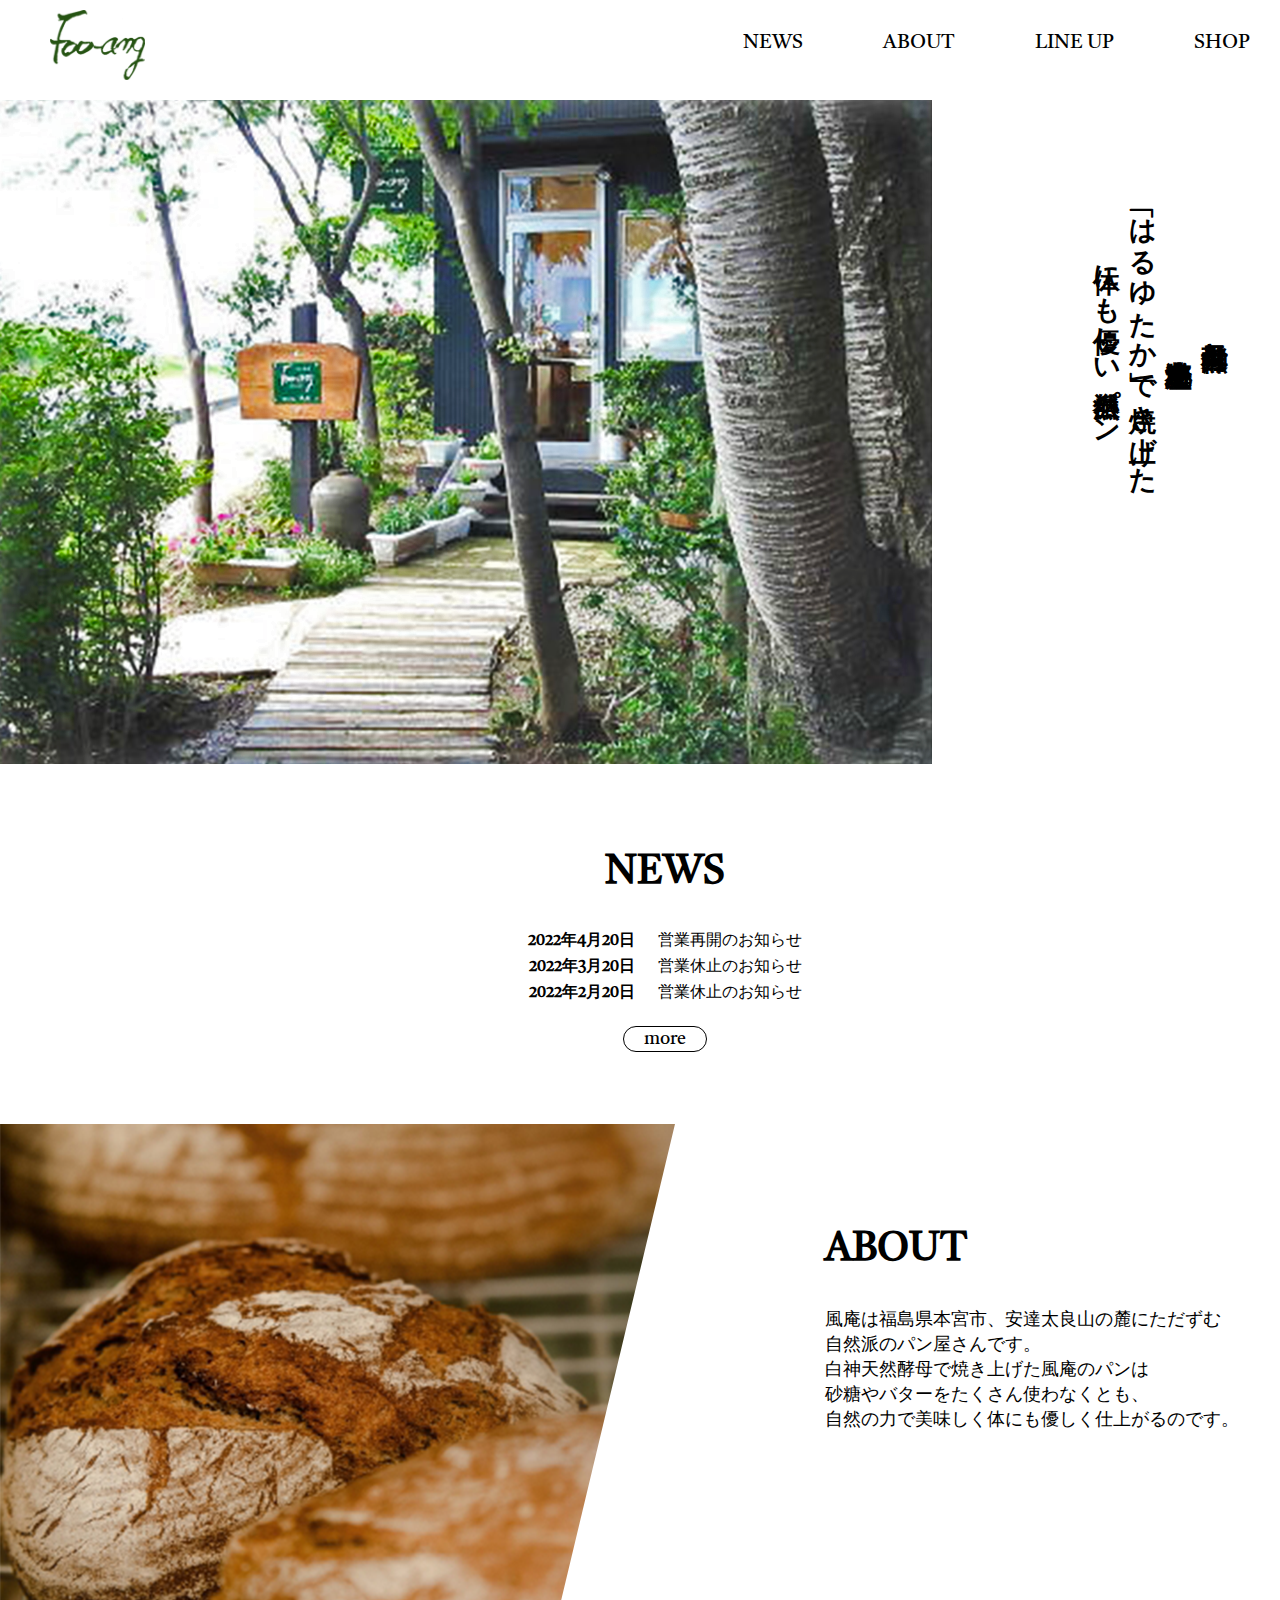
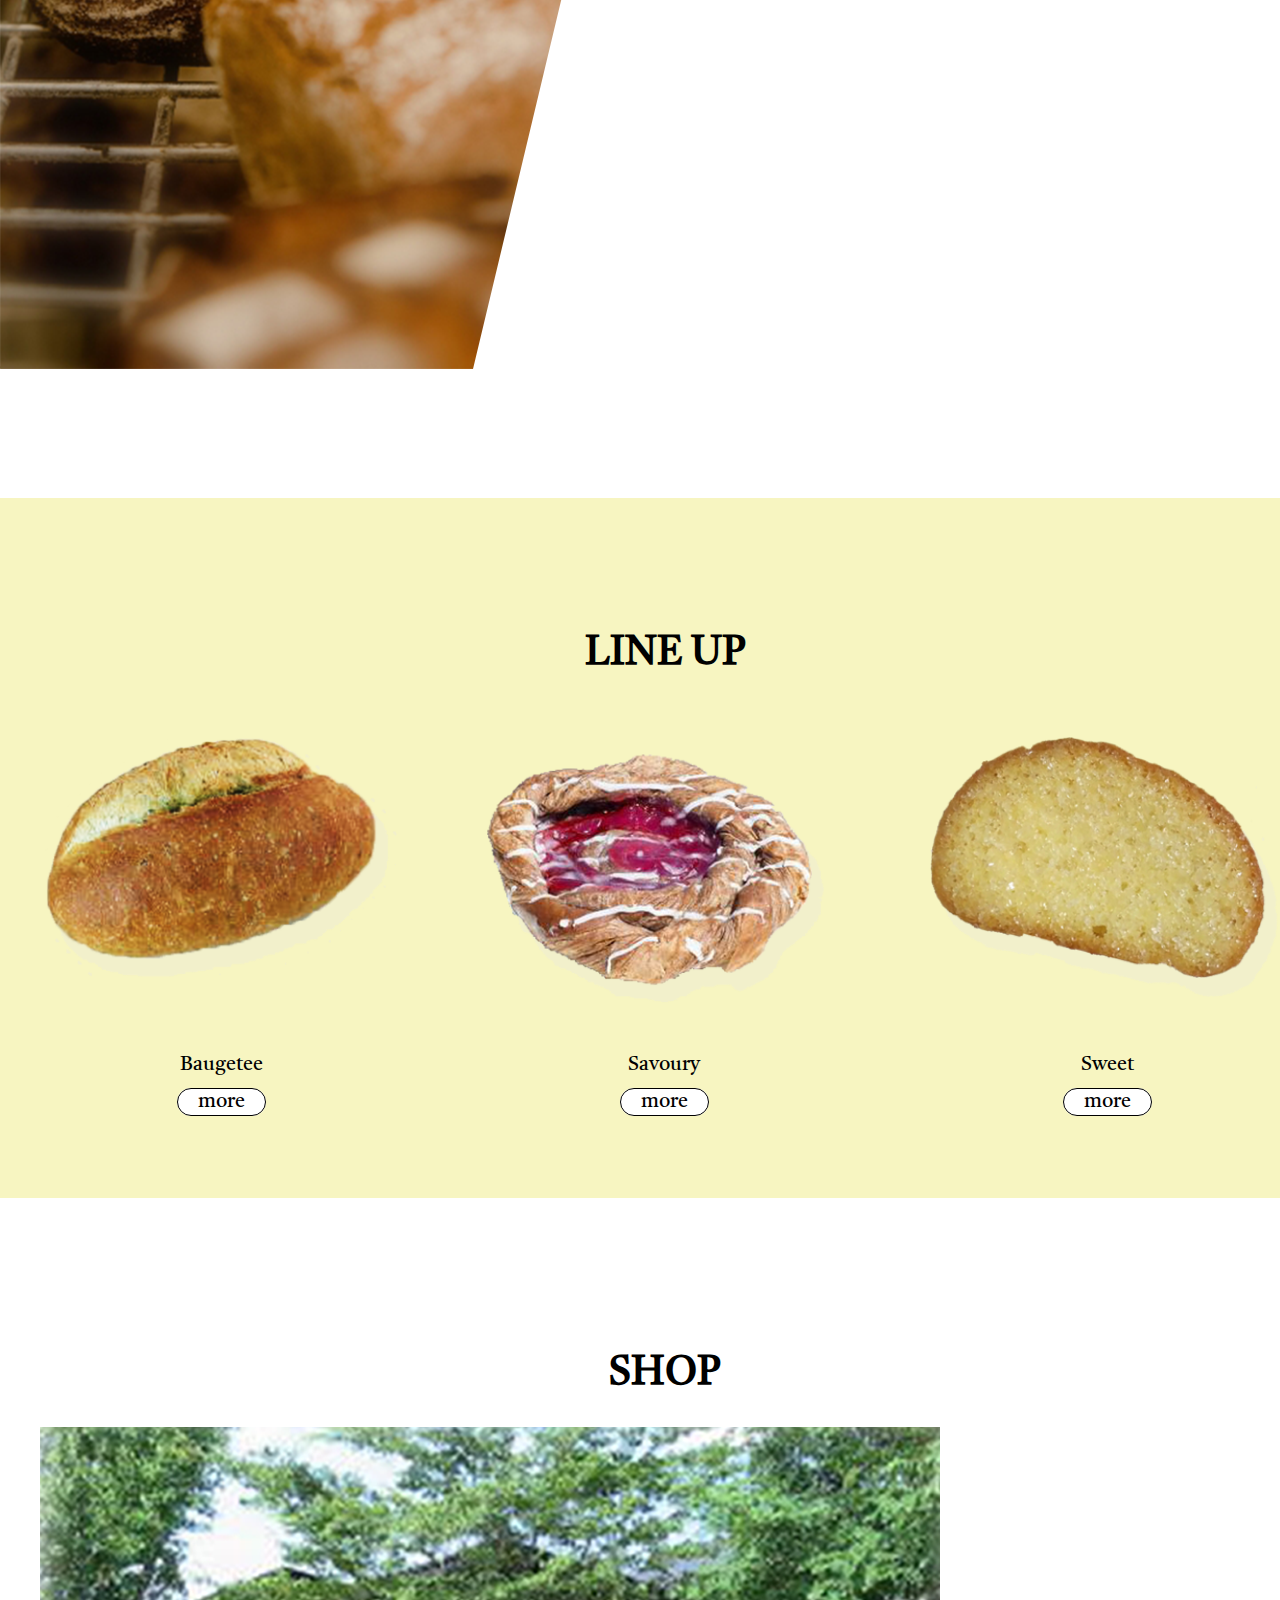
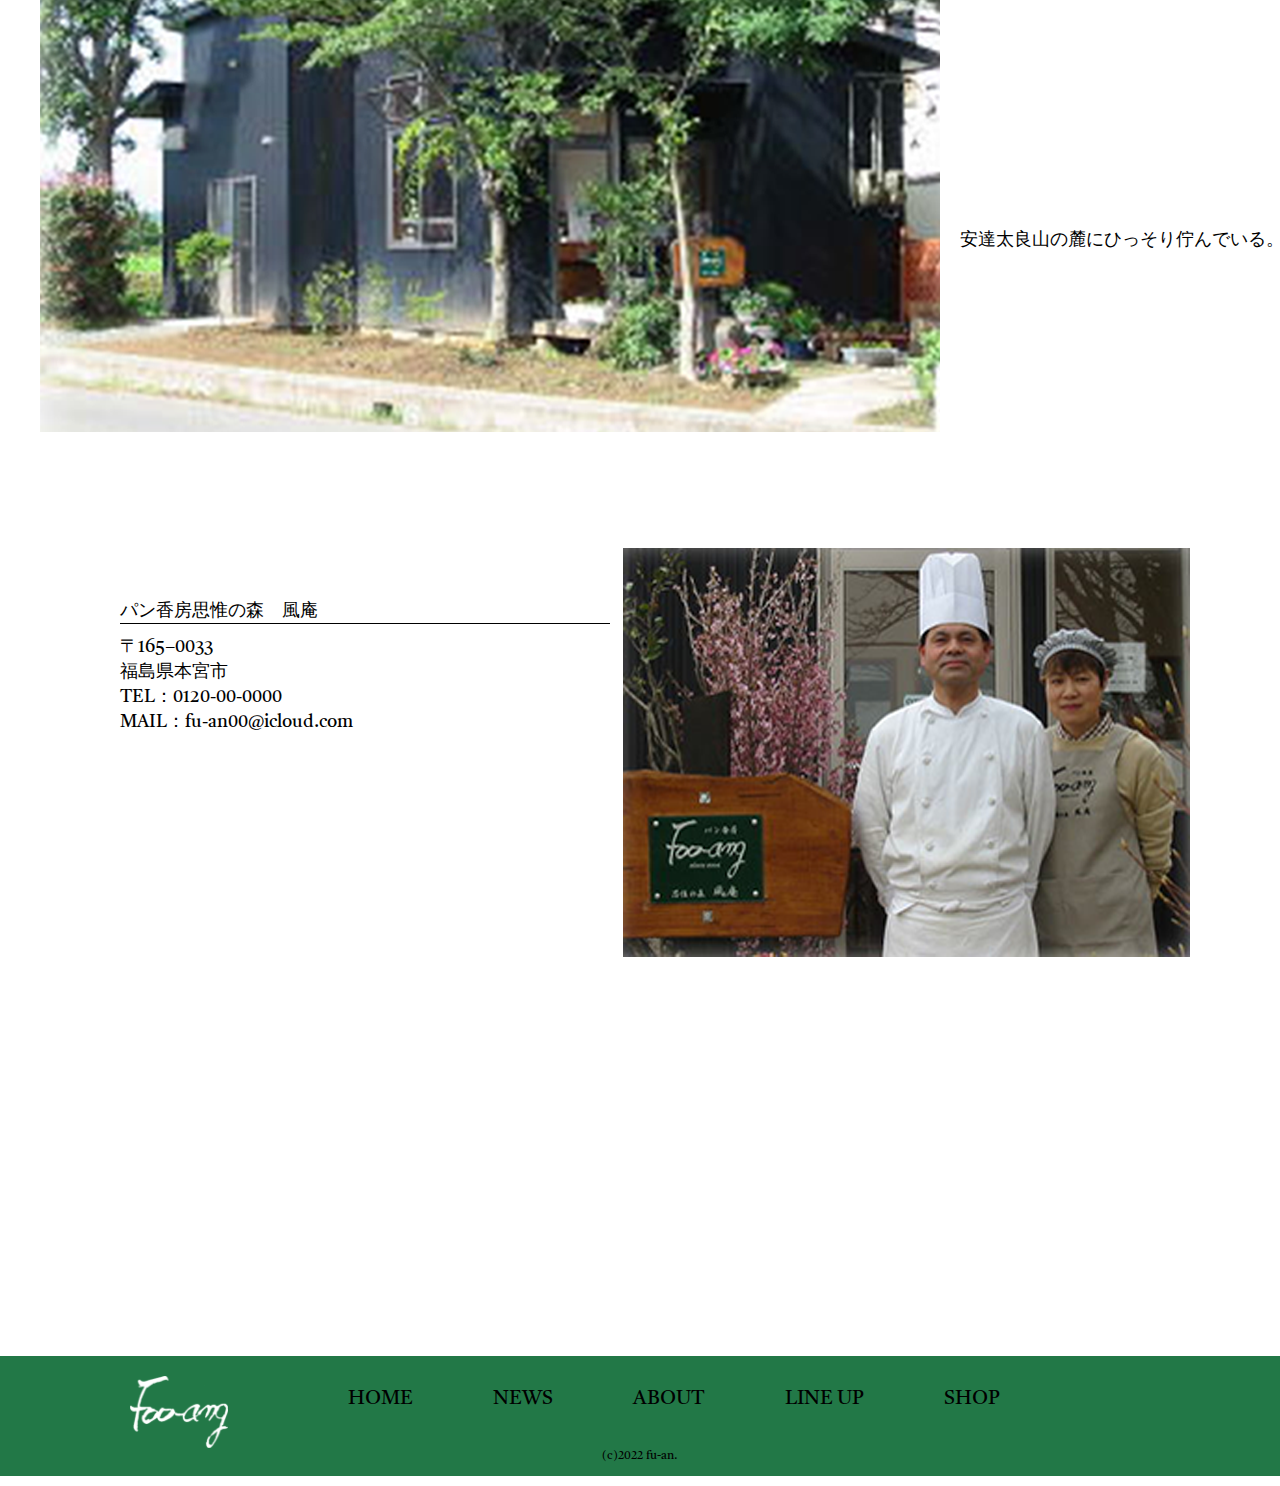
<file: docs/index.html>
<!doctype html>
<html>
<head>
<meta charset="UTF-8">
<title>風庵</title>
	<link rel="preconnect" href="https://fonts.googleapis.com">
	<link rel="preconnect" href="https://fonts.gstatic.com" crossorigin>
	<link href="https://fonts.googleapis.com/css2?family=Tiro+Devanagari+Sanskrit&display=swap" rel="stylesheet">
	
	<link href="css/style.css" rel="stylesheet">
</head>

<body>
	<header>
		<a href="index.html"><img src="images/header_logo.png" alt="風庵のロゴ" id="top_logo"></a>
		<nav>
		<ul class="global-nav">
			<li><a href="news.html">NEWS</a></li>
			<li><a href="index.html#about">ABOUT</a></li>
			<li><a href="lineup.html">LINE UP</a></li>
			<li><a href="index.html#shop">SHOP</a></li>
		</ul>
		</nav>
	</header>
	
    <div class="content">
		<div id="top">
		<img src="images/fuan_top.png" alt="トップページ画像" class="top_img">
		<h2 class="top_text">白神天然酵母と<br>北海道産小麦粉<br>「はるゆたか」で焼き上げた<br>体にも優しい自然派パン</h2>
		</div>
		
		<!--news始まり-->
		<article id="news">
			<h1 class="label_text">NEWS</h1>
			<table>
			<tr><th>2022年4月20日</th><td>営業再開のお知らせ</td></tr>
			<tr><th>2022年3月20日</th><td>営業休止のお知らせ</td></tr>
			<tr><th>2022年2月20日</th><td>営業休止のお知らせ</td></tr>
			</table>
			<p class="more">more</p>
		</article>
		
	  <!--about 始まり-->
	  <figcaption id="about" clearfix>
			<img src="images/about.png" alt="aboutの画像">
			<h1 class="label_text">ABOUT</h1>
			<p>風庵は福島県本宮市、安達太良山の麓にただずむ<br>
				自然派のパン屋さんです。<br>
				白神天然酵母で焼き上げた風庵のパンは<br>
				砂糖やバターをたくさん使わなくとも、<br>
				自然の力で美味しく体にも優しく仕上がるのです。</p>
		</figcaption>
		
		<!--lineup 始まり-->
		<section id="lineup" clearfix>
		<h1 class="label_text">LINE UP</h1>
			
	    <figure class="card bred">
	    <a href="lineup.html#bauget"><img src="images/bred.png" alt="" class="lineup_img"></a>
			<figcaption class="bred_fg">
				<p class="bred_p">Baugetee</p>
				<a href="lineup.html#bauget"><p class="more">more</p></a>
			</figcaption>
	    </figure>
		
		<figure class="card denish">
	    <a href="lineup.html#savoury"><img src="images/denish.png" alt="" class="lineup_img"></a>
			<figcaption class="denish_fg">
				<p>Savoury</p>
				<a href="lineup.html#savoury"><p class="more">more</p></a>
			</figcaption>
	    </figure>
		
		 <figure class="card rask">
			 <a href="lineup.html#sweet"><img src="images/rask.png" alt="" class="lineup_img"></a>
			<figcaption class="rask_fg">
				<p>Sweet</p>
				<a href="lineup.html#sweet"><p class="more">more</p></a>
			</figcaption>
	    </figure>
    </section>
		
		<!--shop始まり-->
		<section id="shop" clearfix>
		<h1 class="label_text">SHOP</h1>
			<!--店舗始まり-->
			<figure class="tenpo">
				<img src="images/shop.png" alt="店舗の写真">
				<p>安達太良山の麓にひっそり佇んでいる。</p>
			</figure>
			
			<!--基本情報始まり-->
			<figure class="shopinfo clearfix">
				<figcaption class="shopinfo_text">
				<p class="shopinfo_one">パン香房思惟の森　風庵</p>
				<p>〒165−0033<br>福島県本宮市<br>TEL：0120-00-0000<br>MAIL：fu-an00@icloud.com</p>
				</figcaption>
				<img src="images/staff.png" alt="オーナーの写真">
			</figure>
			
			<!--MAP始まり-->
			<div class="map">
				<iframe src="https://www.google.com/maps/embed?pb=!1m16!1m12!1m3!1d5869.944134646244!2d140.38973901963496!3d37.51264213478651!2m3!1f0!2f0!3f0!3m2!1i1024!2i768!4f13.1!2m1!1z6aKo5bq1!5e0!3m2!1sja!2sjp!4v1653919511375!5m2!1sja!2sjp" width="600" height="300" style="border:0;" allowfullscreen="" loading="lazy" referrerpolicy="no-referrer-when-downgrade"></iframe>
			</div>
		</section>
		
	</div><!--コンテンツおわり-->
	
　　<footer>
	  <a href="#top_logo"><img src="images/footer_logo.png" alt="フッターのロゴ"></a>
	  <nav>
		<ul class="global-nav_f">
			<li><a href="#top">HOME</a></li>
			<li><a href="#news">NEWS</a></li>
			<li><a href="#about">ABOUT</a></li>
			<li><a href="#lineup">LINE UP</a></li>
			<li><a href="#shop">SHOP</a></li>
		</ul>
		</nav>
	<small>(c)2022 fu-an.</small>
　　</footer>
	<script src="test.js"></script>
</body>
</html>
</file>
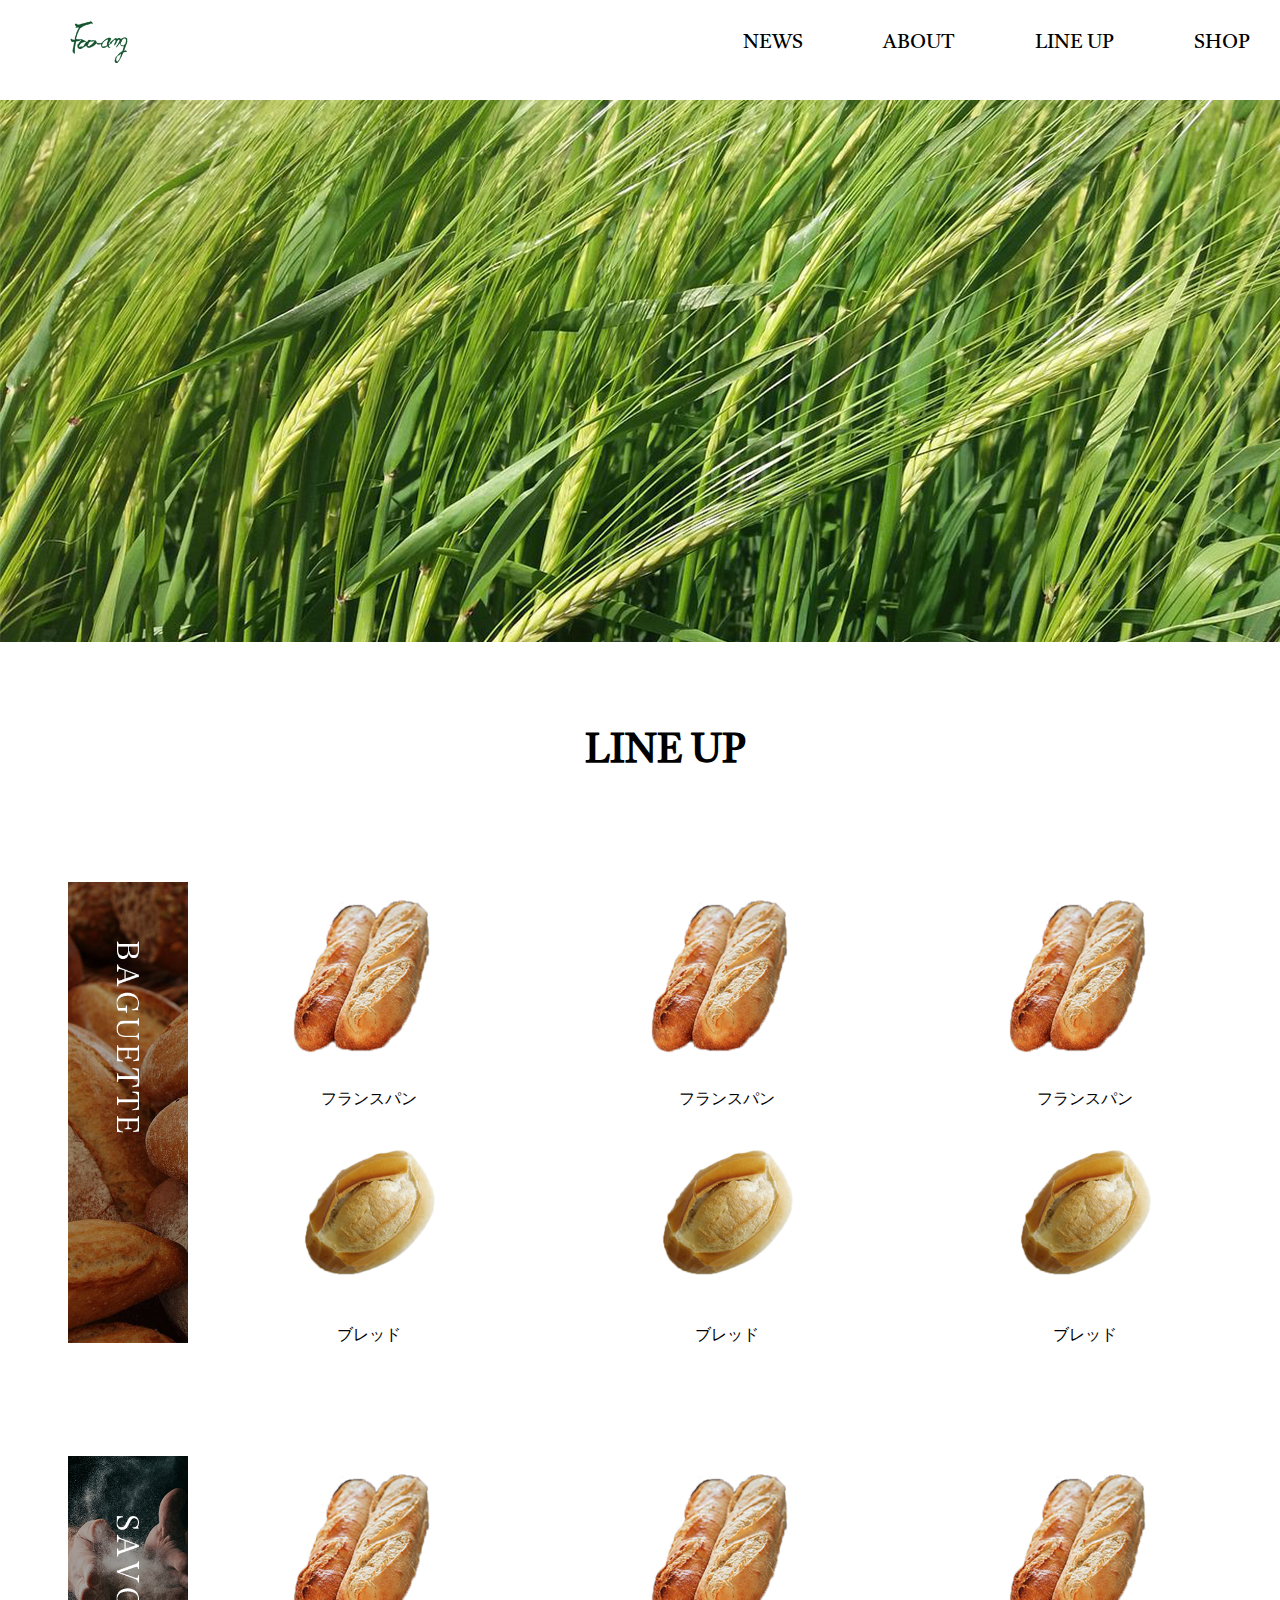
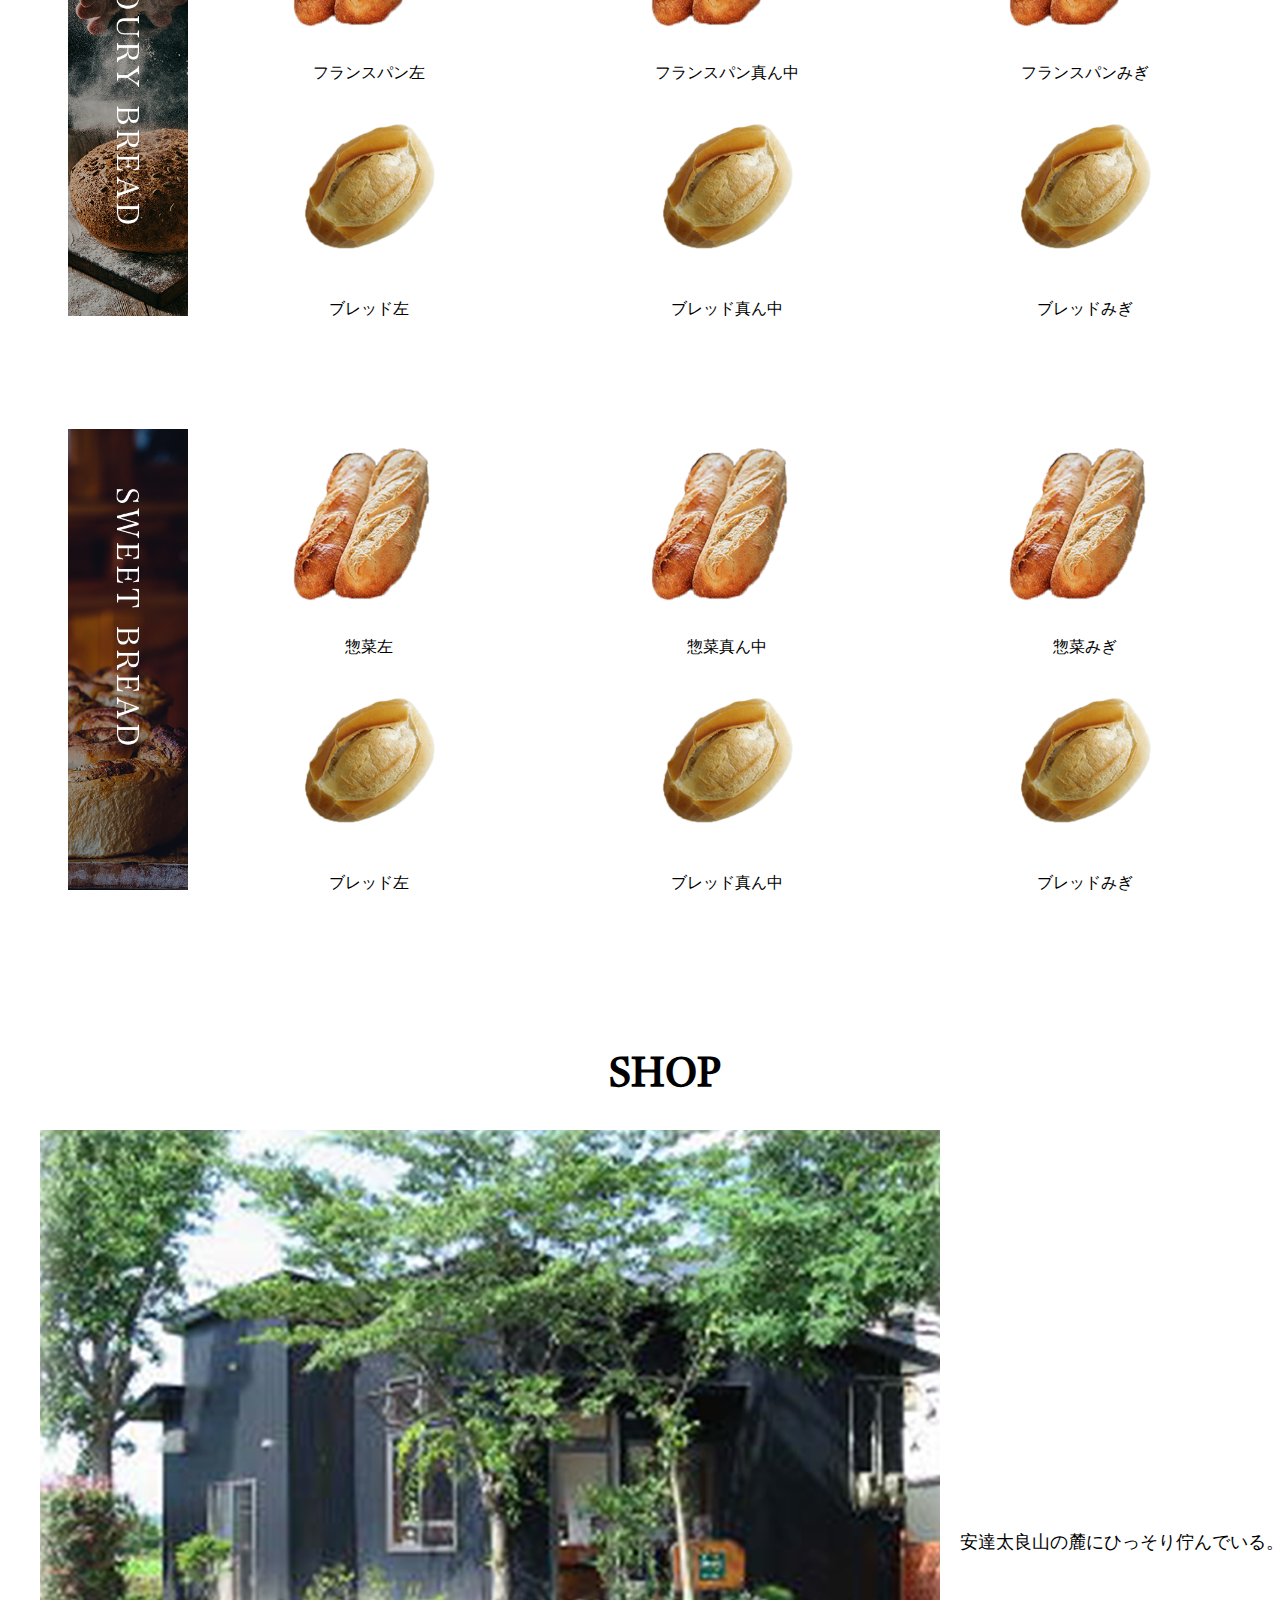
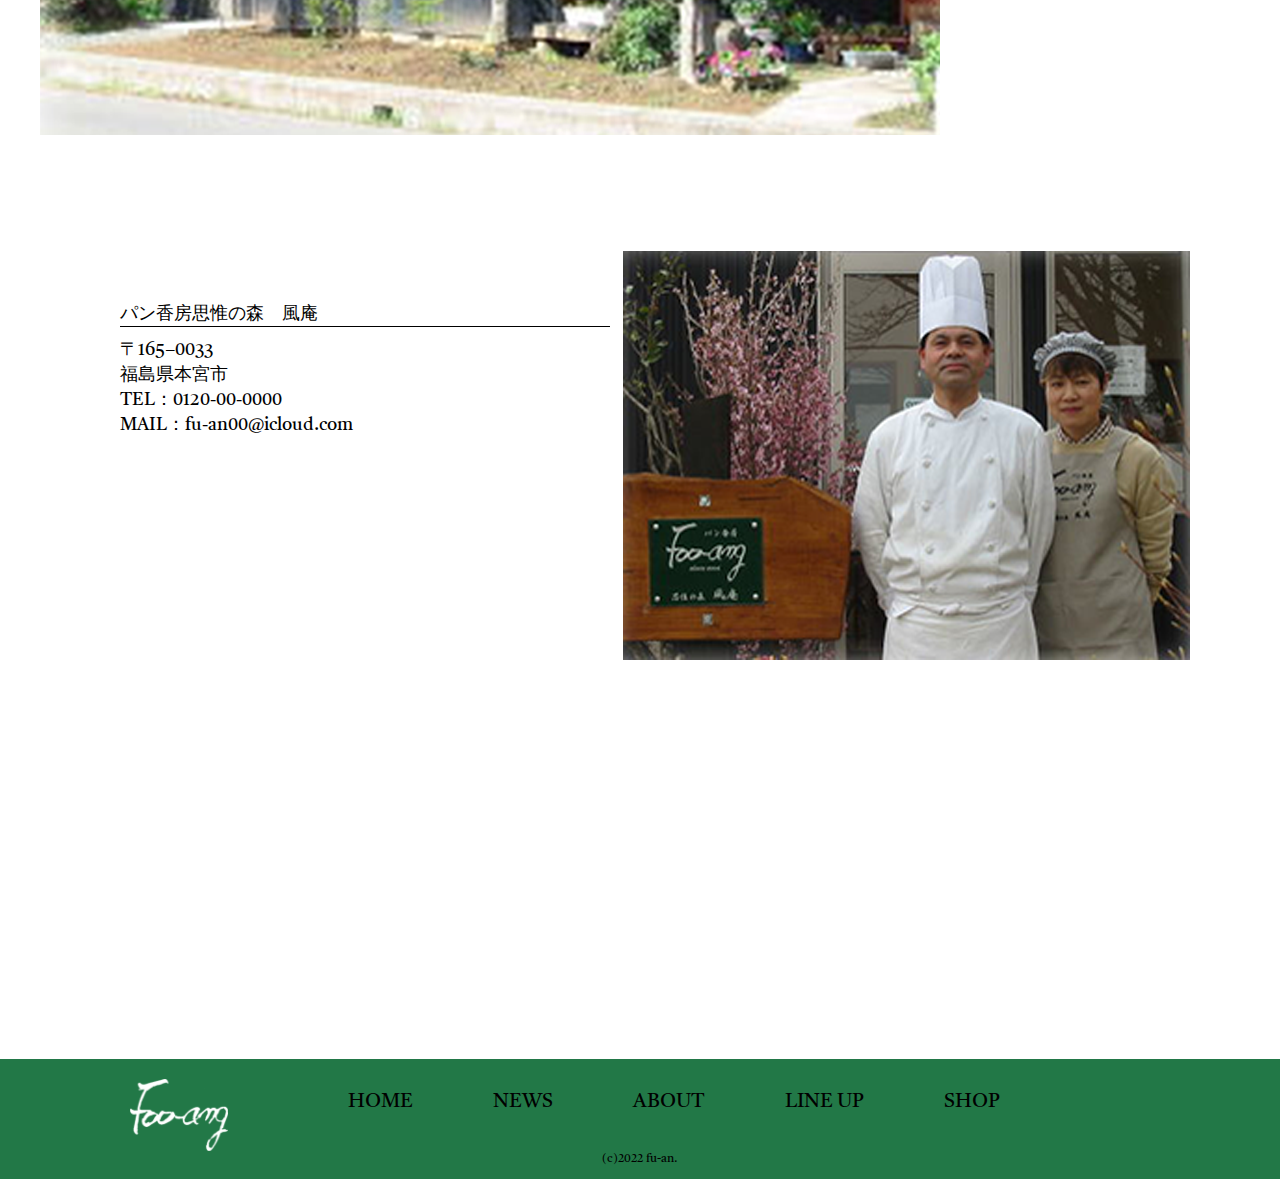
<file: docs/lineup.html>
<!doctype html>
<html>
<head>
<meta charset="UTF-8">
<title>風庵</title>
	<link rel="preconnect" href="https://fonts.googleapis.com">
	<link rel="preconnect" href="https://fonts.gstatic.com" crossorigin>
	<link href="https://fonts.googleapis.com/css2?family=Tiro+Devanagari+Sanskrit&display=swap" rel="stylesheet">
	
	<link href="css/style.css" rel="stylesheet">
</head>

<body>
	<header>
		<a href="index.html#top_logo"><img src="images/fuan_logo.png" alt="風庵のロゴ" id="top_logo"></a>
		<nav>
		<ul class="global-nav">
			<li><a href="news.html">NEWS</a></li>
			<li><a href="index.html#about">ABOUT</a></li>
			<li><a href="lineup.html">LINE UP</a></li>
			<li><a href="index.html#shop">SHOP</a></li>
		</ul>
		</nav>
	</header>
	
    <div class="content">
		<div class="lineup_top">
		<img src="images/lineup.png" alt="ラインナップのトップ画像">
		</div>
		<div class="lineup">
			<h1 class="label_text">LINE UP</h1>
			<div class="table bauget">
				<table>
				<tr class="trbauget">
					<th rowspan="4"><img src="images/baguette.png" alt="フランスパンの写真" class="label_img"></th>
					<td><img src="images/french_b.png" alt="フランスパンの写真" id="bauget"></td>
					<td><img src="images/french_b.png" alt="フランスパンの写真"></td>
					<td><img src="images/french_b.png" alt="フランスパンの写真"></td>
				</tr>
				<tr class="b_text">
					<td>フランスパン</td>
					<td>フランスパン</td>
					<td>フランスパン</td>
				</tr>
				<tr class="trbauget">
					<td><img src="images/french_b_maru.png" alt="フランスパンの写真"></td>
					<td><img src="images/french_b_maru.png" alt="フランスパンの写真"></td>
					<td><img src="images/french_b_maru.png" alt="フランスパンの写真"></td>
				</tr>
				<tr class="b_text">
					<td>ブレッド</td>
					<td>ブレッド</td>
					<td>ブレッド</td>
				</tr>
			    </table>
			</div>
			<div class="table savoury">
				<table>
				<tr class="trbauget">
					<th rowspan="4"><img src="images/savourybread.png" alt="惣菜パンのイメージ写真" class="label_img"></th>
					<td><img src="images/french_b.png" alt="フランスパンの写真" id="savoury"></td>
					<td><img src="images/french_b.png" alt="フランスパンの写真"></td>
					<td><img src="images/french_b.png" alt="フランスパンの写真"></td>
				</tr>
				<tr>
					<td>フランスパン左</td>
					<td>フランスパン真ん中</td>
					<td>フランスパンみぎ</td>
				</tr>
				<tr class="trbauget">
					<td><img src="images/french_b_maru.png" alt="フランスパンの写真"></td>
					<td><img src="images/french_b_maru.png" alt="フランスパンの写真"></td>
					<td><img src="images/french_b_maru.png" alt="フランスパンの写真"></td>
				</tr>
				<tr>
					<td>ブレッド左</td>
					<td>ブレッド真ん中</td>
					<td>ブレッドみぎ</td>
				</tr>
			    </table>
			</div>
			<div class="table sweetbread">
				<table>
				<tr class="trbauget">
					<th rowspan="4"><img src="images/sweetbread.png" alt="フランスパンの写真" class="label_img"></th>
					<td><img src="images/french_b.png" alt="フランスパンの写真" id="sweet"></td>
					<td><img src="images/french_b.png" alt="フランスパンの写真"></td>
					<td><img src="images/french_b.png" alt="フランスパンの写真"></td>
				</tr>
				<tr>
					<td>惣菜左</td>
					<td>惣菜真ん中</td>
					<td>惣菜みぎ</td>
				</tr>
				<tr class="trbauget">
					<td><img src="images/french_b_maru.png" alt="フランスパンの写真"></td>
					<td><img src="images/french_b_maru.png" alt="フランスパンの写真"></td>
					<td><img src="images/french_b_maru.png" alt="フランスパンの写真"></td>
				</tr>
				<tr class="b_text">
					<td>ブレッド左</td>
					<td>ブレッド真ん中</td>
					<td>ブレッドみぎ</td>
				</tr>
			    </table>
			</div>
		</div>
		<section id="shop" clearfix>
		<h1 class="label_text">SHOP</h1>
			<!--店舗始まり-->
			<figure class="tenpo">
				<img src="images/shop.png" alt="店舗の写真">
				<p>安達太良山の麓にひっそり佇んでいる。</p>
			</figure>
			
			<!--基本情報始まり-->
			<figure class="shopinfo clearfix">
				<figcaption class="shopinfo_text">
				<p class="shopinfo_one">パン香房思惟の森　風庵</p>
				<p>〒165−0033<br>福島県本宮市<br>TEL：0120-00-0000<br>MAIL：fu-an00@icloud.com</p>
				</figcaption>
				<img src="images/staff.png" alt="オーナーの写真">
			</figure>
			
			<!--MAP始まり-->
			<div class="map">
				<iframe src="https://www.google.com/maps/embed?pb=!1m16!1m12!1m3!1d5869.944134646244!2d140.38973901963496!3d37.51264213478651!2m3!1f0!2f0!3f0!3m2!1i1024!2i768!4f13.1!2m1!1z6aKo5bq1!5e0!3m2!1sja!2sjp!4v1653919511375!5m2!1sja!2sjp" width="600" height="300" style="border:0;" allowfullscreen="" loading="lazy" referrerpolicy="no-referrer-when-downgrade"></iframe>
			</div>
		</section>
		
	</div><!--コンテンツおわり-->
	
　　<footer>
	  <a href="#top_logo"><img src="images/footer_logo.png" alt="フッターのロゴ"></a>
	  <nav>
		<ul class="global-nav_f">
			<li><a href="#top">HOME</a></li>
			<li><a href="#news">NEWS</a></li>
			<li><a href="#about">ABOUT</a></li>
			<li><a href="#lineup">LINE UP</a></li>
			<li><a href="#shop">SHOP</a></li>
		</ul>
		</nav>
	<small>(c)2022 fu-an.</small>
　　</footer>
	<script src="test.js"></script>
</body>
</html>
</file>
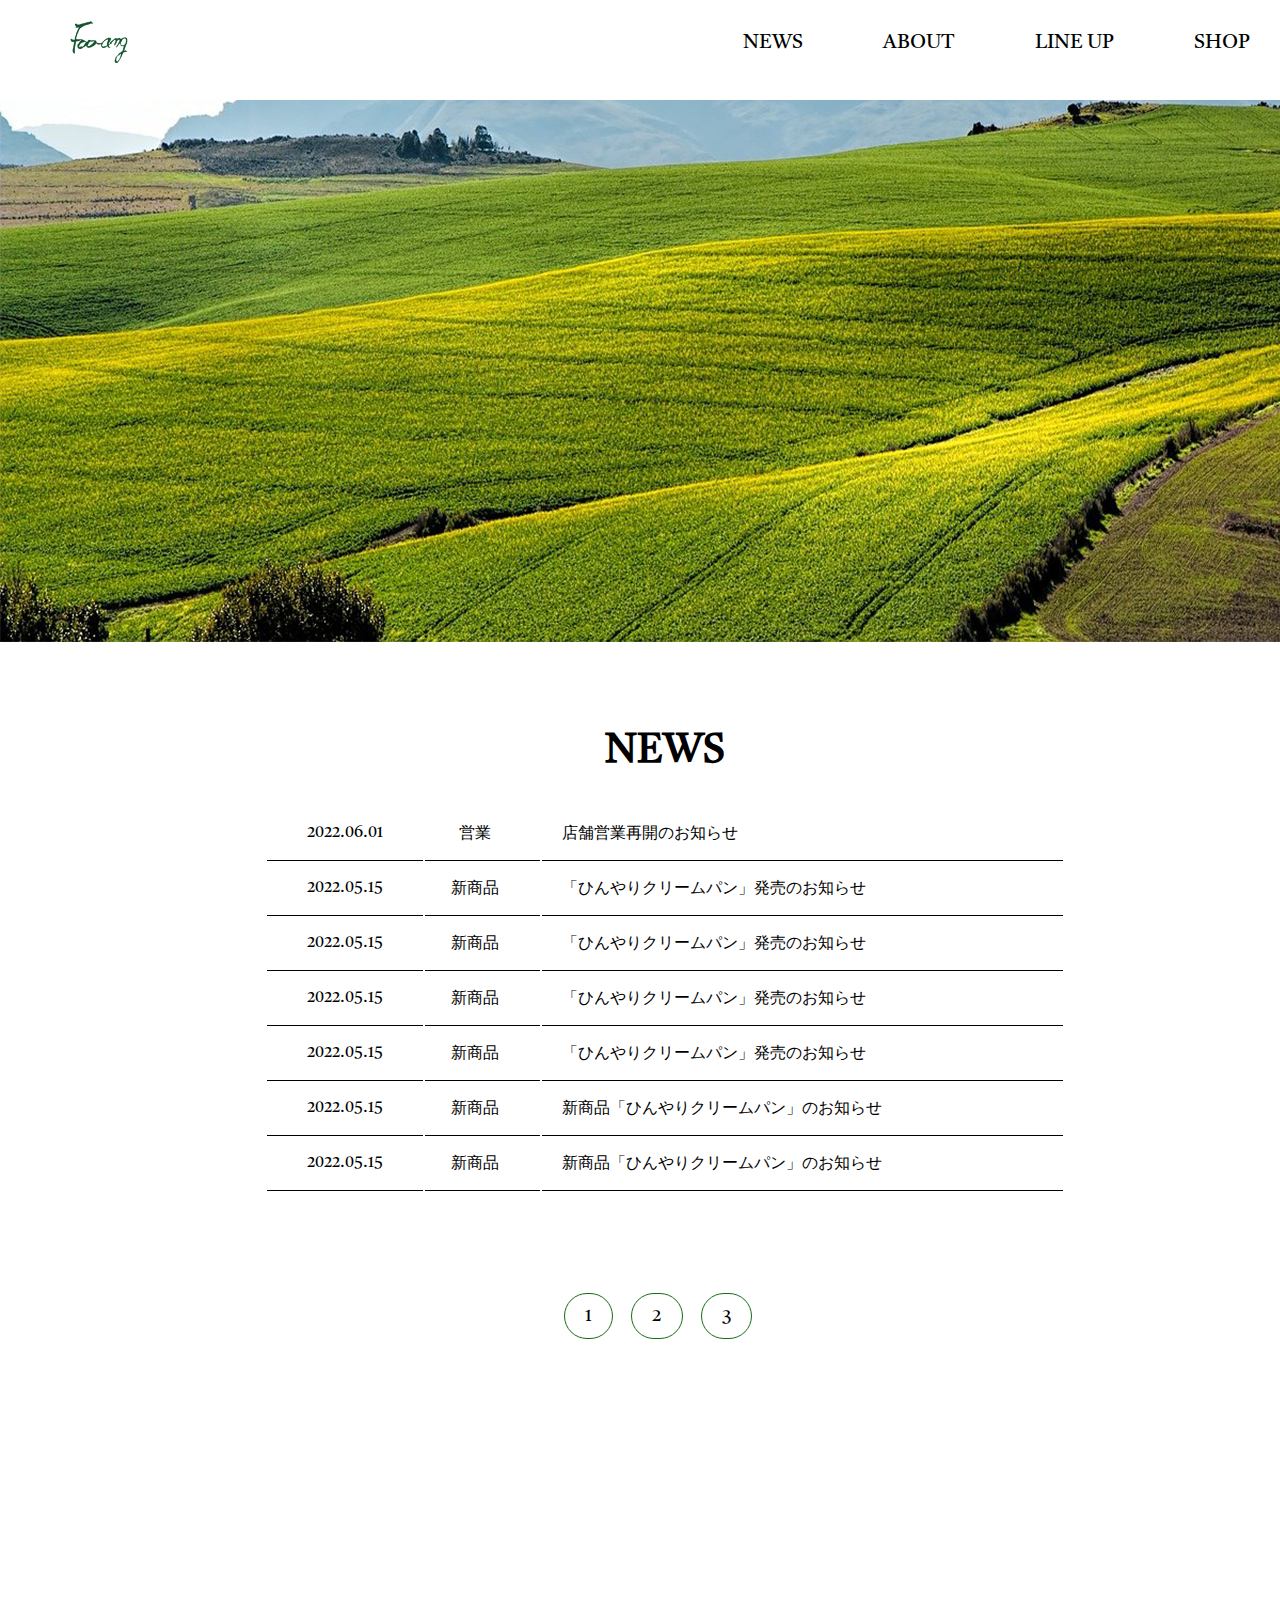
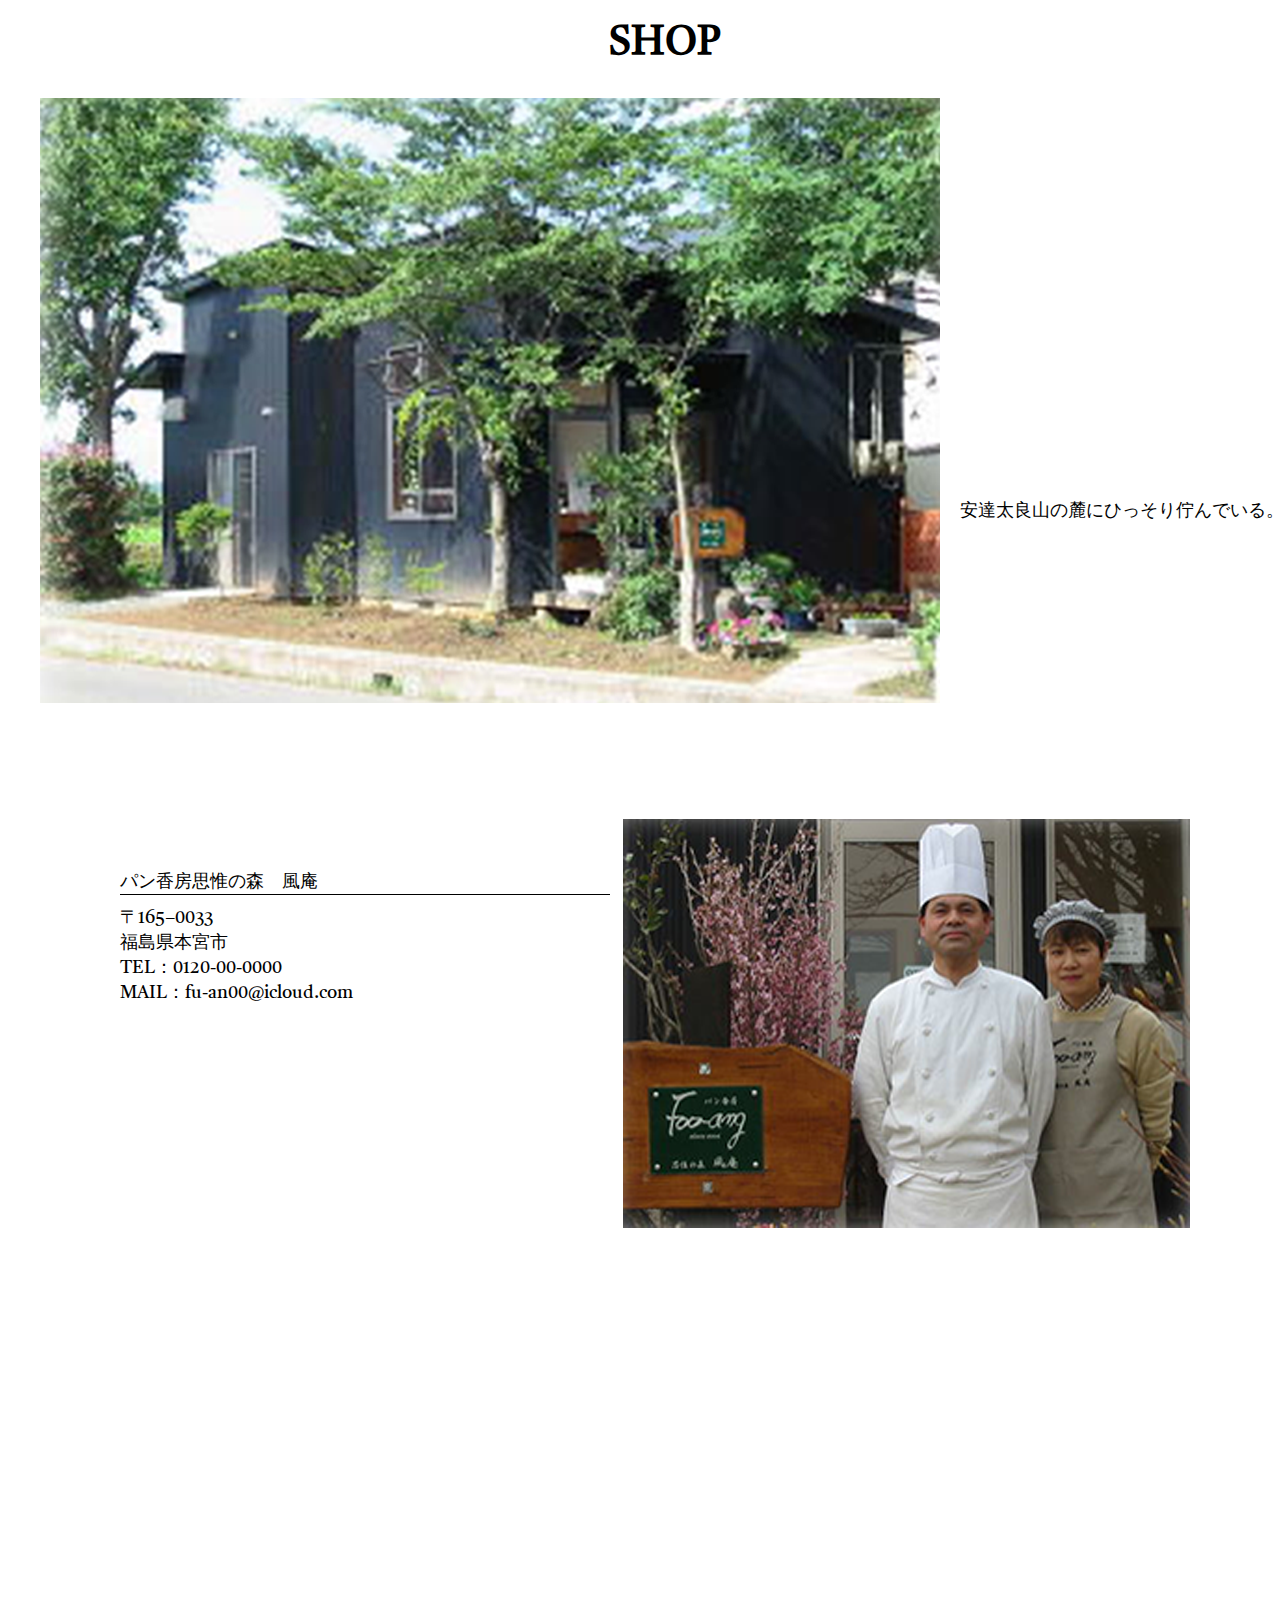
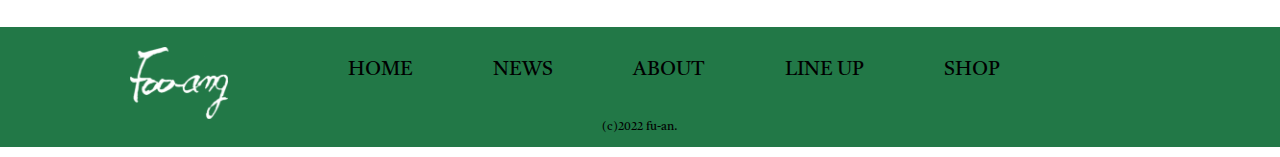
<file: docs/news.html>
<!doctype html>
<html>
<head>
<meta charset="UTF-8">
<title>風庵</title>
	<link rel="preconnect" href="https://fonts.googleapis.com">
	<link rel="preconnect" href="https://fonts.gstatic.com" crossorigin>
	<link href="https://fonts.googleapis.com/css2?family=Tiro+Devanagari+Sanskrit&display=swap" rel="stylesheet">
	
	<link href="css/style.css" rel="stylesheet">
</head>

<body>
	<header>
		<a href="index.html#top_logo"><img src="images/fuan_logo.png" alt="風庵のロゴ" id="top_logo"></a>
		<nav>
		<ul class="global-nav">
			<li><a href="news.html">NEWS</a></li>
			<li><a href="index.html#about">ABOUT</a></li>
			<li><a href="lineup.html">LINE UP</a></li>
			<li><a href="index.html#shop">SHOP</a></li>
		</ul>
		</nav>
	</header>
	
    <div class="content">
		<div class="news_top">
		<img src="images/news.png" alt="ニュースのトップ画像">
		<div class="news_content">
			<h1 class="label_text">NEWS</h1>
		  <table>
				<colgroup span="1" class="table_a"></colgroup>
				<colgroup span="1" class="table_b"></colgroup>
				<colgroup span="1" class="table_c"></colgroup>
			<tr>
				<td>2022.06.01</td>
				<td>営業</td>
				<td>店舗営業再開のお知らせ</td>
			</tr>
			<tr>
				<td>2022.05.15</td>
				<td>新商品</td>
				<td>「ひんやりクリームパン」発売のお知らせ</td>
			</tr>
				<tr>
				<td>2022.05.15</td>
				<td>新商品</td>
				<td>「ひんやりクリームパン」発売のお知らせ</td>
			</tr>
				<tr>
				<td>2022.05.15</td>
				<td>新商品</td>
				<td>「ひんやりクリームパン」発売のお知らせ</td>
			</tr>
				<tr>
				<td>2022.05.15</td>
				<td>新商品</td>
				<td>「ひんやりクリームパン」発売のお知らせ</td>
			</tr>
				<tr>
				<td>2022.05.15</td>
				<td>新商品</td>
				<td>新商品「ひんやりクリームパン」のお知らせ</td>
			</tr>
				<tr>
				<td>2022.05.15</td>
				<td>新商品</td>
				<td>新商品「ひんやりクリームパン」のお知らせ</td>
			</tr>	
		</table>
			<div class="btnarea">
			<p class="btn">1</p>
			<p class="btn">2</p>
			<p class="btn">3</p>
			</div>
		</div>
		</div>
		
		<section id="shop" clearfix>
		  <h1 class="label_text">&nbsp;</h1>
		  <h1 class="label_text">SHOP</h1>
		  <!--店舗始まり-->
			<figure class="tenpo">
				<img src="images/shop.png" alt="店舗の写真">
				<p>安達太良山の麓にひっそり佇んでいる。</p>
			</figure>
			
			<!--基本情報始まり-->
			<figure class="shopinfo clearfix">
				<figcaption class="shopinfo_text">
				<p class="shopinfo_one">パン香房思惟の森　風庵</p>
				<p>〒165−0033<br>福島県本宮市<br>TEL：0120-00-0000<br>MAIL：fu-an00@icloud.com</p>
				</figcaption>
				<img src="images/staff.png" alt="オーナーの写真">
			</figure>
			
			<!--MAP始まり-->
			<div class="map">
				<iframe src="https://www.google.com/maps/embed?pb=!1m16!1m12!1m3!1d5869.944134646244!2d140.38973901963496!3d37.51264213478651!2m3!1f0!2f0!3f0!3m2!1i1024!2i768!4f13.1!2m1!1z6aKo5bq1!5e0!3m2!1sja!2sjp!4v1653919511375!5m2!1sja!2sjp" width="600" height="300" style="border:0;" allowfullscreen="" loading="lazy" referrerpolicy="no-referrer-when-downgrade"></iframe>
			</div>
		</section>
		
	</div><!--コンテンツおわり-->
	
　　<footer>
	  <a href="#top_logo"><img src="images/footer_logo.png" alt="フッターのロゴ"></a>
	  <nav>
		<ul class="global-nav_f">
			<li><a href="#top">HOME</a></li>
			<li><a href="#news">NEWS</a></li>
			<li><a href="#about">ABOUT</a></li>
			<li><a href="#lineup">LINE UP</a></li>
			<li><a href="#shop">SHOP</a></li>
		</ul>
		</nav>
	<small>(c)2022 fu-an.</small>
　　</footer>
	<script src="test.js"></script>
</body>
</html>
</file>
<file: docs/css/style.css>
@charset "UTF-8";
/* CSS Document */
body{
	margin: 0;
	padding: 0;
	font-family: 'Tiro Devanagari Sanskrit', serif;
}
p{
	font-size: 18px;
	margin:0;
}
a{
	color: #000000;
	text-decoration: none;
	
}
/*ーーーーーーーーーheader -----------*/
header{
	height:100px;
	width: 1330px;
	margin-top: 0;
	padding: 0;
	background-color: #ffffff;
	margin:0 auto;
}
#top_logo{
	height: 70%;
	padding: 10px 0;
	float:left;
	margin-left:50px;
	transition: background-color .25s;
}
#top_logo:hover{
	background-color: #48AA37;
	border-radius: 50px;
}
.ul{
	margin:0;
	padding:0;
}
.global-nav{
	float: right;
	margin: 30px 40px ;
}
.global-nav li{
	float: left;
	margin: 0 40px;
	font-size: 20px;
	list-style: none;
}
.global-nav li a{
	color: #000000;
	text-decoration: none;
}
.global-nav li a:hover{
	border-bottom: 2px solid #000000;
	padding-bottom: 8px;
	text-decoration: none;
}
.content{
	width: 1330px;
	margin:0 auto;
}
.clearfix::after{
	content:"";
	display:block;
	clear: both;
}
/*ーーーーーーーーーtoppage -----------*/
#top{
	height:670px;
}
.top_img{
	float:left;
}
.top_text{
	writing-mode: vertical-rl;
	text-orientation: upright;
	float: right;
	margin-top: 100px;
	margin-right: 100px;
	text-align: center;
	font-size: 27px;
}
/*ーーーーーーーーnews-----------*/
.label_text{
	text-align: center;
	padding-top: 50px;
	font-size: 40px;
}
#news{
	height:300px;
	text-align: center;
}
#news table{
	margin: auto;
	font-size: 16px;
	margin-bottom: 20px;
}
#news table th{
	padding-right:20px;
}
/*ーーーーーーーーーabout-----------*/
#about{
	height: 844px;
	margin-bottom: 130px;
}
#about img{
	float: left;
	padding-right:150px;
}
#about h1{
	padding-top:100px;
	text-align:justify;
}
#about p{
	margin-top:30px;
}
/*ーーーーーーーーーLINEUP -----------*/

#lineup{
	width:1330px;
	background-color: #F7F5C1;
	height:700px;
}
#lineup .label_text{
	padding-top:130px;
}
.card{
	width: 33.3%;
	margin: auto;
	text-align: center;
	float:left;
	height: 400px;
	transition: background-color .25s;
}
.card:hover{
	background-color:#FFDD93;
}
.lineup_img{
	width: 80%;
	margin: 30px 0;
}
.bred_fg{
	margin-top: 30px;
}
.denish_fg{
	margin-top: 11px;
}
.rask_fg{
	margin-top: 14px;
}

.more{
	font-size: 18px;
	border: 1px solid;
	background-color: #ffffff;
	display: inline;
	padding: 3px 20px;
	border-radius: 20px;
	transition: background-color .2s;
}
.more:hover{
	background-color:#BCBCBC;
}
#lineup p{
	font-size: 20px;
	margin-bottom:10px;
}
/*ーーーーーーーshop-----------*/
#shop{
	margin-top:100px;
}
.tenpo{
	height: 605px;
}
.tenpo img{
	float: left;
}
.tenpo p{
	float: left;
	margin-left: 20px;
	margin-top: 400px;
	font-size: 18px;
}
.shopinfo img{
	float: right;
	margin-right: 100px;
	margin-top: 100px;
}
.shopinfo_text{
	float: left;
	margin-top: 30px;
	margin-top: 140px;
	margin-left: 80px;
	width: 500px;
}
.shopinfo_one{
	border-bottom: 1px solid;
	margin-right: 10px;
}
.shopinfo p{
	margin-top: 10px;
	font-size: 18px;
}
.map{
	margin: 70px 100px 0 320px;
}
/*ーーーーーーーfooter-----------*/
footer{
	text-align: center;
	color: #000000;
	background-color: #227847;
	height: 120px;
}
footer img{
	height: 60%;
	margin-left: 130px;
	padding-top: 20px;
	float: left;
	transition: background-color .5s;
}
footer img:hover{
	background-color: #0B2716;
	border-radius: 50px;
}
footer small{
	font-size: 12px;
	content:"";
	display:block;
	clear: both;
}
footer p{
	padding-top: 10px;
}

.global-nav_f{
	float: left;
	margin-top: 30px;
	margin-left: 40px;
}
.global-nav_f li{
	float: left;
	margin: 0 40px;
	font-size: 20px;
	list-style: none;
}
.global-nav_f li a{
	color: #000000;
	text-decoration: none;
}
.global-nav_f li a:hover{
	border-bottom: 2px solid #000000;
	padding-bottom: 8px;
}
/*ーーーーーーーーーーーーーーーー★
         lineup
★------------------------*/
.lineup table{
	width: 1200px;
	margin: auto;
	text-align: center;
	table-layout: fixed;
	margin-top: 100px;
}
.lineup th{
	width: 120px;
}
.lineup img{
	width: 50%;
	display: inline-block;
}

.lineup img:hover{
  transform: translateY(-10px);
  transition-duration: 0.5s;

}
.lineup th .label_img{
	width: 100%;
	margin: 0;
}
.trbauget td{
	transition: border .25s;
}
.trbauget td:hover{
	background-color: #FAFFEA;
}
/*ーーーーーーーーーーーーーーーー★
         news
★------------------------*/
.news_content table{
	width: 800px;
	margin: auto;
}
.news_content table td{
	padding: 15px;
	border-bottom: 1px solid;
}

.news_content table td:nth-child(1){
	text-align: center;
}
.news_content table td:nth-child(2){
	padding-left: 0px;
	text-align: center;
	width: 100px;
}
.news_content table td:nth-child(3){
	padding-left: 20px;
}
.btn{
	border-radius: 40px;
	border: 1px solid #136D17;
	display: inline-block;
	padding: 10px 20px;
	margin-right: 15px;
	transition: background-color .25s;
}
.btn:hover{
	background-color: #136D17;
	color: #ffffff;
}
.btnarea{
	text-align: center;
	margin-top: 100px;
}
</file>
